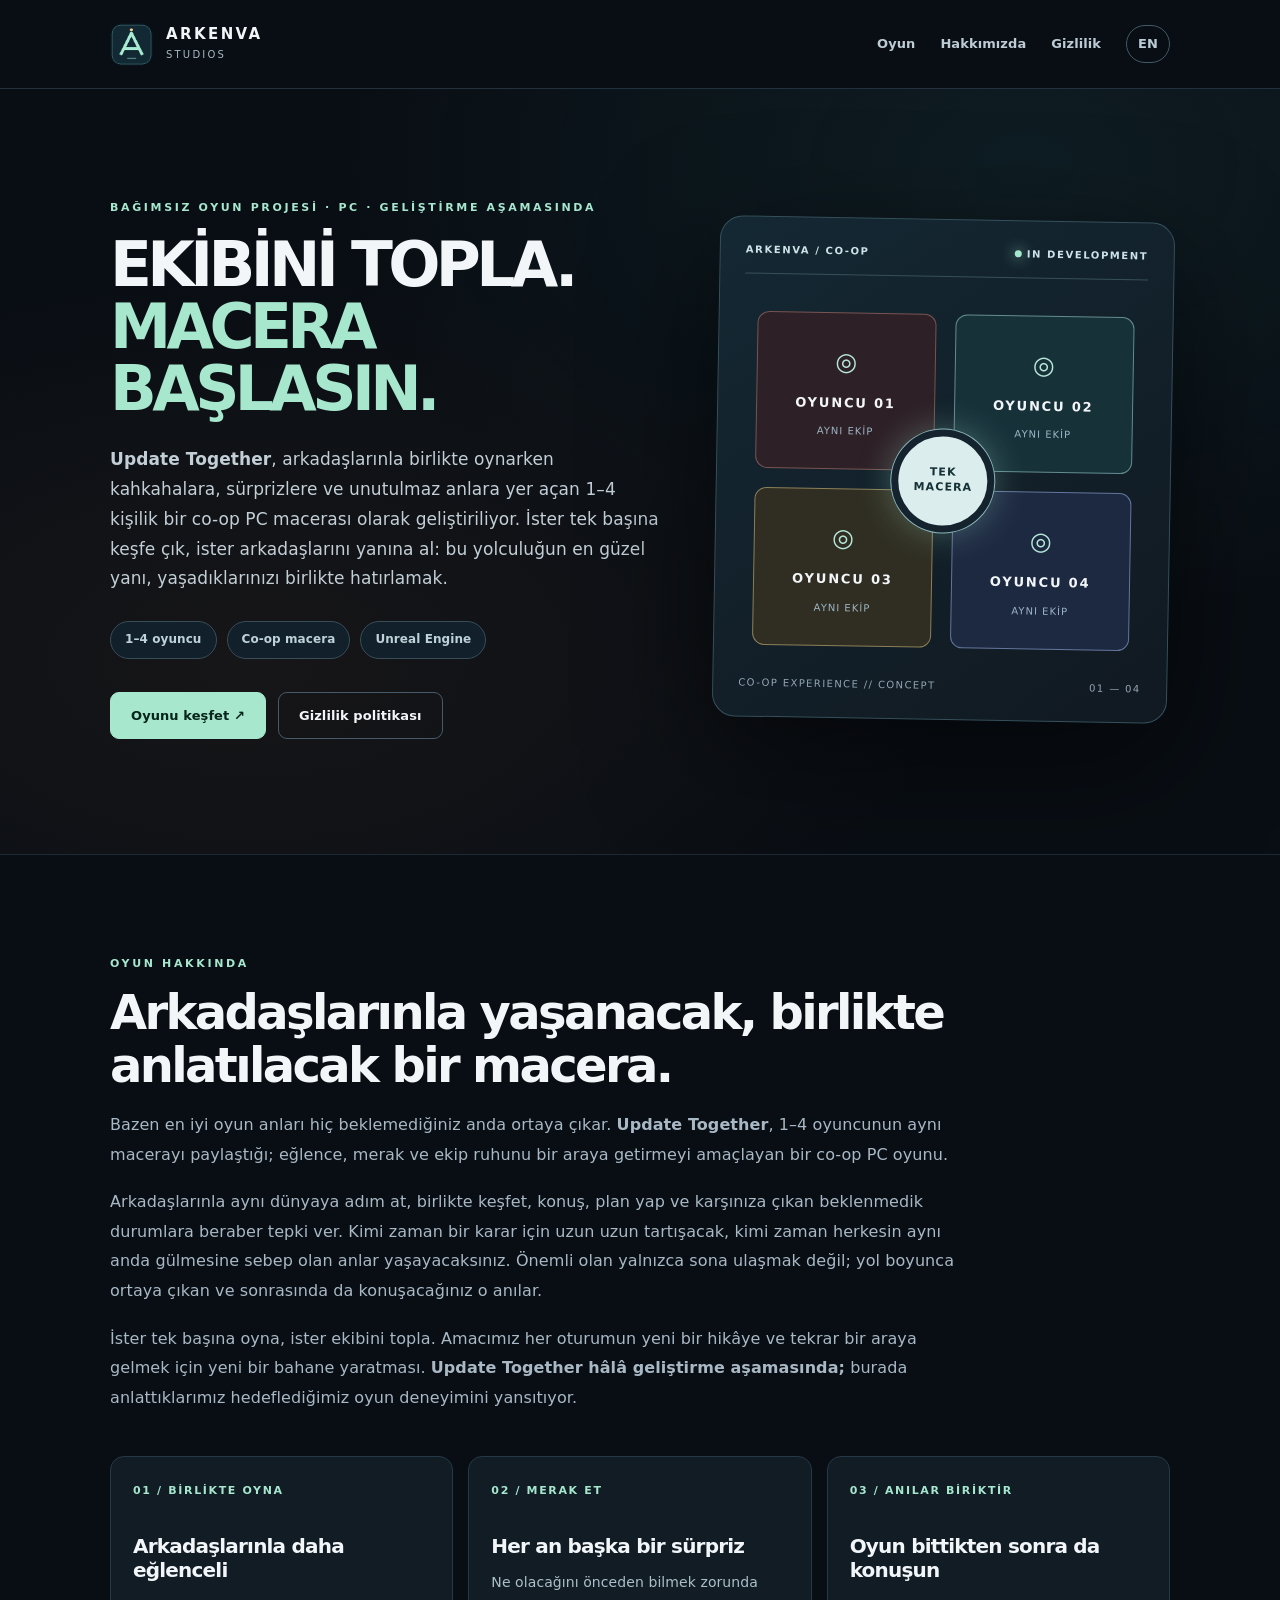
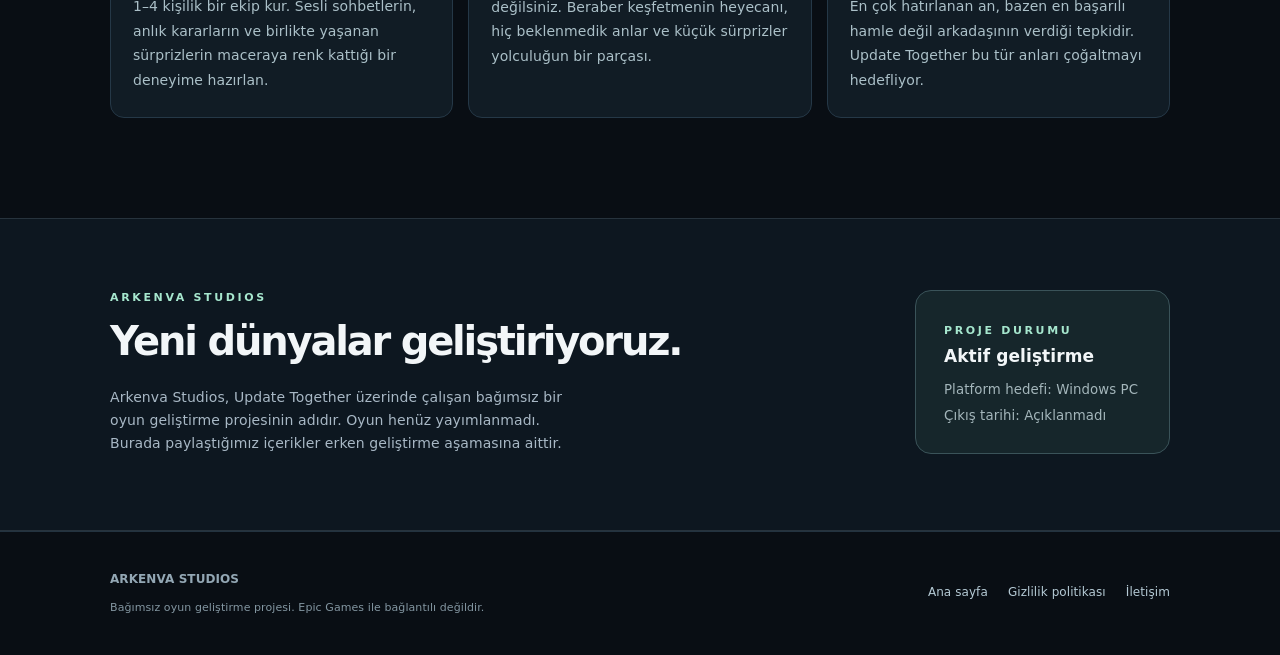
<file: index.html>
<!doctype html>
<html lang="tr"><head><meta charset="utf-8"><meta name="viewport" content="width=device-width, initial-scale=1"><meta name="color-scheme" content="dark"><meta name="theme-color" content="#090e14"><meta name="description" content="Update Together: 1–4 kişilik, arkadaşlarla birlikte oynanması hedeflenen co-op macera oyunu. Arkenva Studios tarafından geliştiriliyor."><meta property="og:title" content="Arkenva Studios — Update Together"><meta property="og:description" content="Arkadaşlarını topla, sürprizlerle dolu bir co-op maceraya hazırlan. 1–4 oyuncu, tek bir ekip."><title>Arkenva Studios — Update Together</title><link rel="icon" type="image/png" href="assets/logo-48.png"><link rel="stylesheet" href="assets/styles.css"><link rel="canonical" href="https://arkenva-studios.github.io/"></head><body>
<header class="site-nav"><div class="wrap nav-wrap"><a class="brand" href="index.html" aria-label="Arkenva Studios ana sayfa"><img src="assets/logo-128.png" alt="Arkenva Studios logosu"><span><span class="brand-name">ARKENVA</span><span class="brand-sub">STUDIOS</span></span></a><nav class="nav-links" aria-label="Ana menü"><a class="hide-mobile" href="#oyun">Oyun</a><a class="hide-mobile" href="#hakkimizda">Hakkımızda</a><a href="privacy.html">Gizlilik</a><a class="language" href="index-en.html" lang="en">EN</a></nav></div></header>
<main><section class="hero"><div class="wrap hero-inner"><div><div class="overline">BAĞIMSIZ OYUN PROJESİ · PC · GELİŞTİRME AŞAMASINDA</div><h1>EKİBİNİ TOPLA.<br><span>MACERA BAŞLASIN.</span></h1><p><b>Update Together</b>, arkadaşlarınla birlikte oynarken kahkahalara, sürprizlere ve unutulmaz anlara yer açan 1–4 kişilik bir co-op PC macerası olarak geliştiriliyor. İster tek başına keşfe çık, ister arkadaşlarını yanına al: bu yolculuğun en güzel yanı, yaşadıklarınızı birlikte hatırlamak.</p><div class="hero-tags"><span class="tag">1–4 oyuncu</span><span class="tag">Co-op macera</span><span class="tag">Unreal Engine</span></div><div class="action-row"><a class="button" href="#oyun">Oyunu keşfet ↗</a><a class="button secondary" href="privacy.html">Gizlilik politikası</a></div></div><div class="map-panel" aria-label="Dört oyuncunun aynı macerada buluşmasını gösteren kavramsal grafik"><div class="map-caption"><span>ARKENVA / CO-OP</span><span><i class="status-dot"></i>IN DEVELOPMENT</span></div><div class="diagram"><div class="wing horror"><span class="shape">◎</span><strong>OYUNCU 01</strong><small>AYNI EKİP</small></div><div class="wing parkour"><span class="shape">◎</span><strong>OYUNCU 02</strong><small>AYNI EKİP</small></div><div class="wing puzzle"><span class="shape">◎</span><strong>OYUNCU 03</strong><small>AYNI EKİP</small></div><div class="wing control"><span class="shape">◎</span><strong>OYUNCU 04</strong><small>AYNI EKİP</small></div><div class="hub">TEK<br>MACERA</div></div><div class="panel-foot"><span>CO-OP EXPERIENCE // CONCEPT</span><span>01 — 04</span></div></div></div></section>
<section class="section wrap" id="oyun"><div class="section-head"><div class="overline">OYUN HAKKINDA</div><h2>Arkadaşlarınla yaşanacak, birlikte anlatılacak bir macera.</h2><p class="section-intro">Bazen en iyi oyun anları hiç beklemediğiniz anda ortaya çıkar. <b>Update Together</b>, 1–4 oyuncunun aynı macerayı paylaştığı; eğlence, merak ve ekip ruhunu bir araya getirmeyi amaçlayan bir co-op PC oyunu.</p><p class="section-intro">Arkadaşlarınla aynı dünyaya adım at, birlikte keşfet, konuş, plan yap ve karşınıza çıkan beklenmedik durumlara beraber tepki ver. Kimi zaman bir karar için uzun uzun tartışacak, kimi zaman herkesin aynı anda gülmesine sebep olan anlar yaşayacaksınız. Önemli olan yalnızca sona ulaşmak değil; yol boyunca ortaya çıkan ve sonrasında da konuşacağınız o anılar.</p><p class="section-intro">İster tek başına oyna, ister ekibini topla. Amacımız her oturumun yeni bir hikâye ve tekrar bir araya gelmek için yeni bir bahane yaratması. <b>Update Together hâlâ geliştirme aşamasında;</b> burada anlattıklarımız hedeflediğimiz oyun deneyimini yansıtıyor.</p></div><div class="feature-grid"><article class="feature"><div class="feature-index">01 / BİRLİKTE OYNA</div><h3>Arkadaşlarınla daha eğlenceli</h3><p>1–4 kişilik bir ekip kur. Sesli sohbetlerin, anlık kararların ve birlikte yaşanan sürprizlerin maceraya renk kattığı bir deneyime hazırlan.</p></article><article class="feature"><div class="feature-index">02 / MERAK ET</div><h3>Her an başka bir sürpriz</h3><p>Ne olacağını önceden bilmek zorunda değilsiniz. Beraber keşfetmenin heyecanı, hiç beklenmedik anlar ve küçük sürprizler yolculuğun bir parçası.</p></article><article class="feature"><div class="feature-index">03 / ANILAR BİRİKTİR</div><h3>Oyun bittikten sonra da konuşun</h3><p>En çok hatırlanan an, bazen en başarılı hamle değil arkadaşının verdiği tepkidir. Update Together bu tür anları çoğaltmayı hedefliyor.</p></article></div></section>
<section class="statement" id="hakkimizda"><div class="wrap layout"><div><div class="overline">ARKENVA STUDIOS</div><h2>Yeni dünyalar geliştiriyoruz.</h2><p>Arkenva Studios, Update Together üzerinde çalışan bağımsız bir oyun geliştirme projesinin adıdır. Oyun henüz yayımlanmadı. Burada paylaştığımız içerikler erken geliştirme aşamasına aittir.</p></div><div class="status-card"><span class="overline">PROJE DURUMU</span><strong>Aktif geliştirme</strong><small>Platform hedefi: Windows PC<br>Çıkış tarihi: Açıklanmadı</small></div></div></section></main>
<footer class="footer"><div class="wrap footer-inner"><div><b>ARKENVA STUDIOS</b><div class="legal">Bağımsız oyun geliştirme projesi. Epic Games ile bağlantılı değildir.</div></div><nav><a href="index.html">Ana sayfa</a><a href="privacy.html">Gizlilik politikası</a><a href="mailto:arkenvastudios.contact@gmail.com">İletişim</a></nav></div></footer></body></html>
</file>
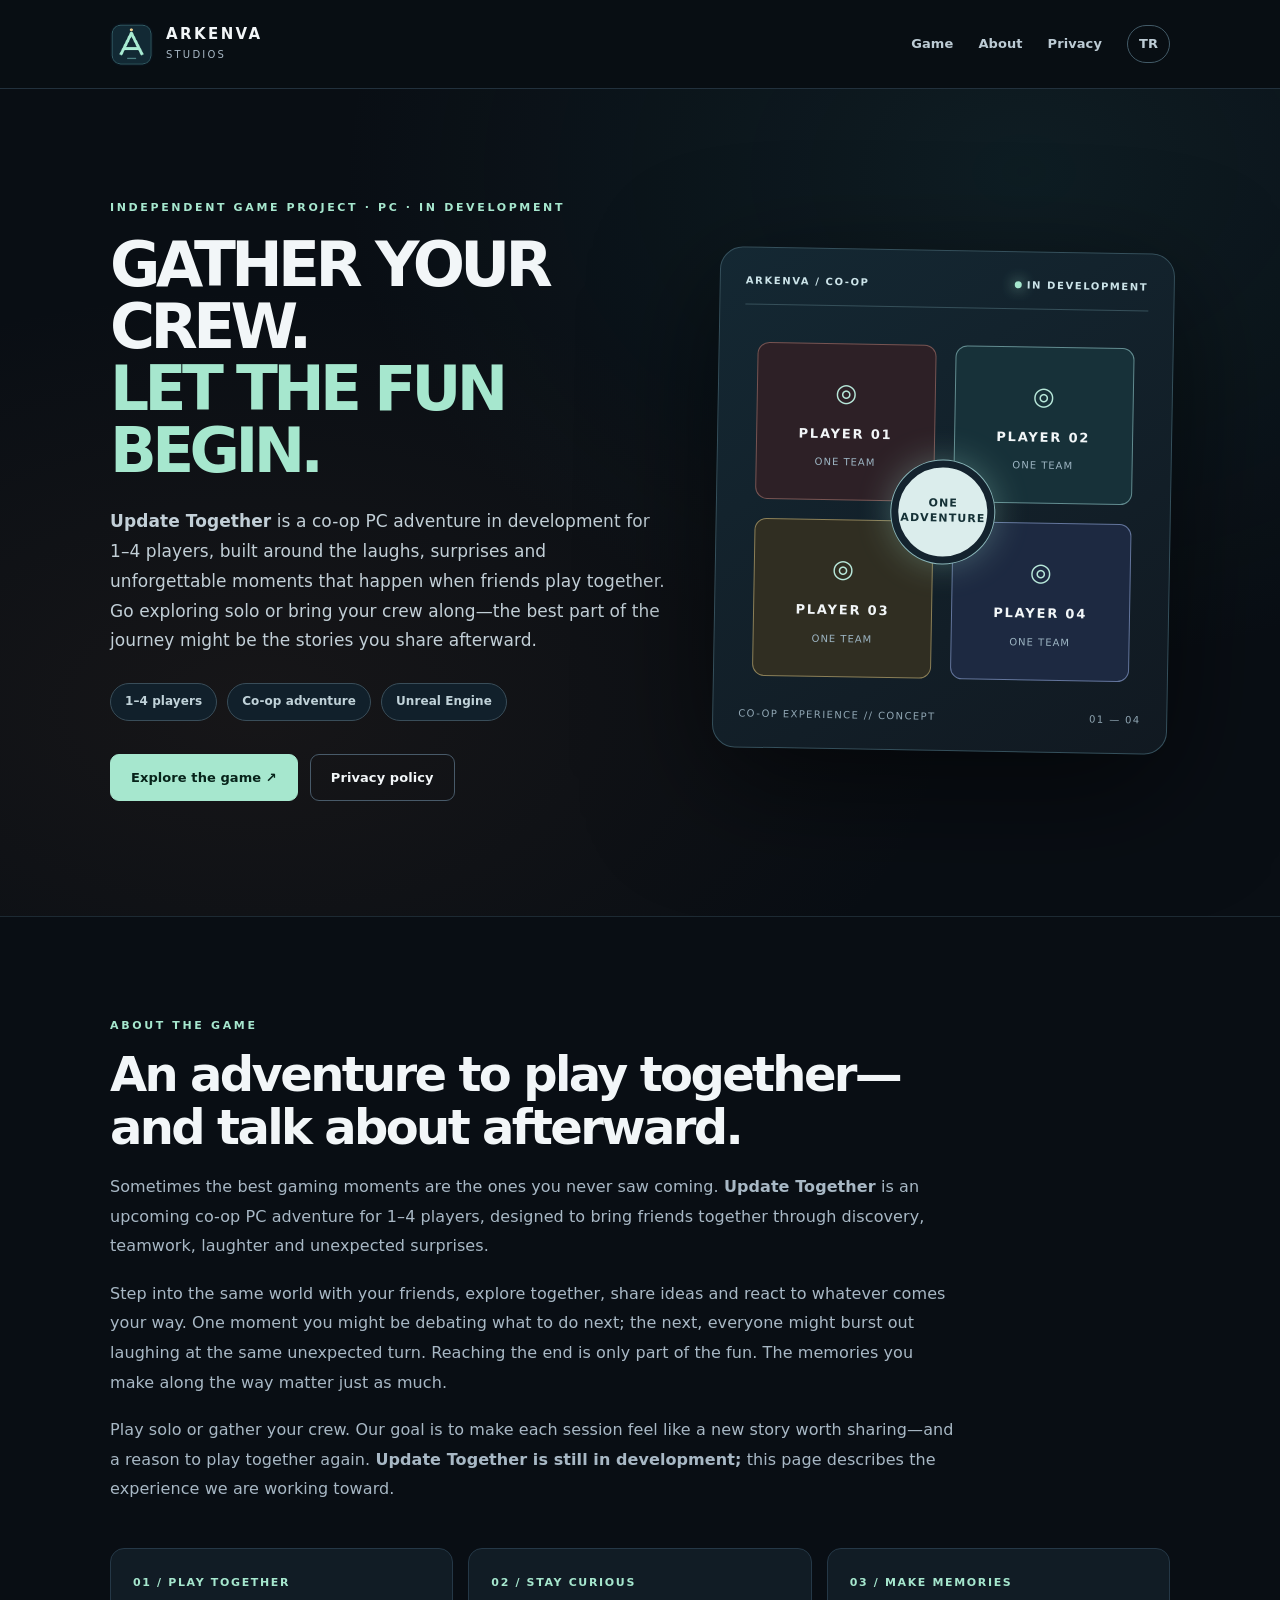
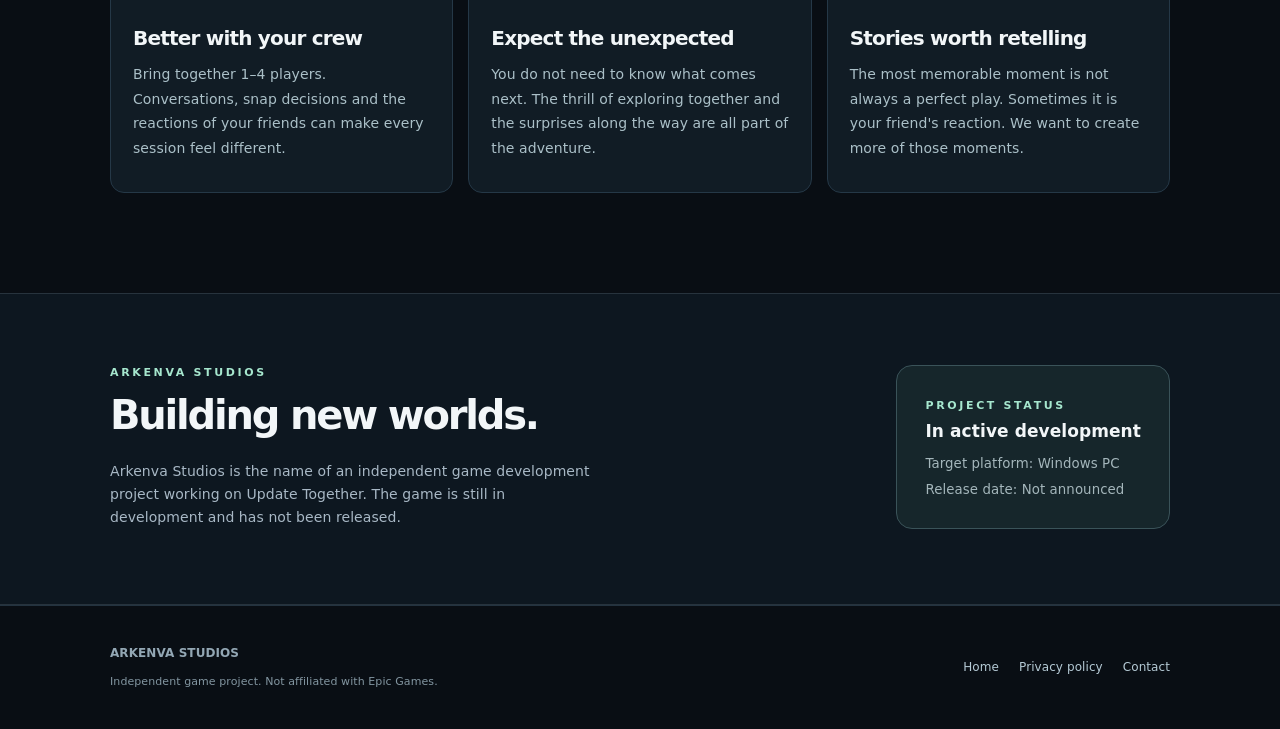
<file: index-en.html>
<!doctype html><html lang="en"><head><meta charset="utf-8"><meta name="viewport" content="width=device-width, initial-scale=1"><meta name="color-scheme" content="dark"><meta name="theme-color" content="#090e14"><meta name="description" content="Update Together is an upcoming co-op PC adventure for 1–4 players, designed for memorable moments with friends. In development at Arkenva Studios."><title>Arkenva Studios — Update Together</title><link rel="icon" type="image/png" href="assets/logo-48.png"><link rel="stylesheet" href="assets/styles.css"><link rel="canonical" href="https://arkenva-studios.github.io/index-en.html"></head><body><header class="site-nav"><div class="wrap nav-wrap"><a class="brand" href="index-en.html"><img src="assets/logo-128.png" alt="Arkenva Studios logo"><span><span class="brand-name">ARKENVA</span><span class="brand-sub">STUDIOS</span></span></a><nav class="nav-links" aria-label="Main menu"><a class="hide-mobile" href="#game">Game</a><a class="hide-mobile" href="#about">About</a><a href="privacy-en.html">Privacy</a><a class="language" href="index.html" lang="tr">TR</a></nav></div></header><main><section class="hero"><div class="wrap hero-inner"><div><div class="overline">INDEPENDENT GAME PROJECT · PC · IN DEVELOPMENT</div><h1>GATHER YOUR CREW.<br><span>LET THE FUN BEGIN.</span></h1><p><b>Update Together</b> is a co-op PC adventure in development for 1–4 players, built around the laughs, surprises and unforgettable moments that happen when friends play together. Go exploring solo or bring your crew along—the best part of the journey might be the stories you share afterward.</p><div class="hero-tags"><span class="tag">1–4 players</span><span class="tag">Co-op adventure</span><span class="tag">Unreal Engine</span></div><div class="action-row"><a class="button" href="#game">Explore the game ↗</a><a class="button secondary" href="privacy-en.html">Privacy policy</a></div></div><div class="map-panel"><div class="map-caption"><span>ARKENVA / CO-OP</span><span><i class="status-dot"></i>IN DEVELOPMENT</span></div><div class="diagram"><div class="wing horror"><span class="shape">◎</span><strong>PLAYER 01</strong><small>ONE TEAM</small></div><div class="wing parkour"><span class="shape">◎</span><strong>PLAYER 02</strong><small>ONE TEAM</small></div><div class="wing puzzle"><span class="shape">◎</span><strong>PLAYER 03</strong><small>ONE TEAM</small></div><div class="wing control"><span class="shape">◎</span><strong>PLAYER 04</strong><small>ONE TEAM</small></div><div class="hub">ONE<br>ADVENTURE</div></div><div class="panel-foot"><span>CO-OP EXPERIENCE // CONCEPT</span><span>01 — 04</span></div></div></div></section><section class="section wrap" id="game"><div class="section-head"><div class="overline">ABOUT THE GAME</div><h2>An adventure to play together—and talk about afterward.</h2><p class="section-intro">Sometimes the best gaming moments are the ones you never saw coming. <b>Update Together</b> is an upcoming co-op PC adventure for 1–4 players, designed to bring friends together through discovery, teamwork, laughter and unexpected surprises.</p><p class="section-intro">Step into the same world with your friends, explore together, share ideas and react to whatever comes your way. One moment you might be debating what to do next; the next, everyone might burst out laughing at the same unexpected turn. Reaching the end is only part of the fun. The memories you make along the way matter just as much.</p><p class="section-intro">Play solo or gather your crew. Our goal is to make each session feel like a new story worth sharing—and a reason to play together again. <b>Update Together is still in development;</b> this page describes the experience we are working toward.</p></div><div class="feature-grid"><article class="feature"><div class="feature-index">01 / PLAY TOGETHER</div><h3>Better with your crew</h3><p>Bring together 1–4 players. Conversations, snap decisions and the reactions of your friends can make every session feel different.</p></article><article class="feature"><div class="feature-index">02 / STAY CURIOUS</div><h3>Expect the unexpected</h3><p>You do not need to know what comes next. The thrill of exploring together and the surprises along the way are all part of the adventure.</p></article><article class="feature"><div class="feature-index">03 / MAKE MEMORIES</div><h3>Stories worth retelling</h3><p>The most memorable moment is not always a perfect play. Sometimes it is your friend's reaction. We want to create more of those moments.</p></article></div></section>
<section class="statement" id="about"><div class="wrap layout"><div><div class="overline">ARKENVA STUDIOS</div><h2>Building new worlds.</h2><p>Arkenva Studios is the name of an independent game development project working on Update Together. The game is still in development and has not been released.</p></div><div class="status-card"><span class="overline">PROJECT STATUS</span><strong>In active development</strong><small>Target platform: Windows PC<br>Release date: Not announced</small></div></div></section></main><footer class="footer"><div class="wrap footer-inner"><div><b>ARKENVA STUDIOS</b><div class="legal">Independent game project. Not affiliated with Epic Games.</div></div><nav><a href="index-en.html">Home</a><a href="privacy-en.html">Privacy policy</a><a href="mailto:arkenvastudios.contact@gmail.com">Contact</a></nav></div></footer></body></html>
</file>
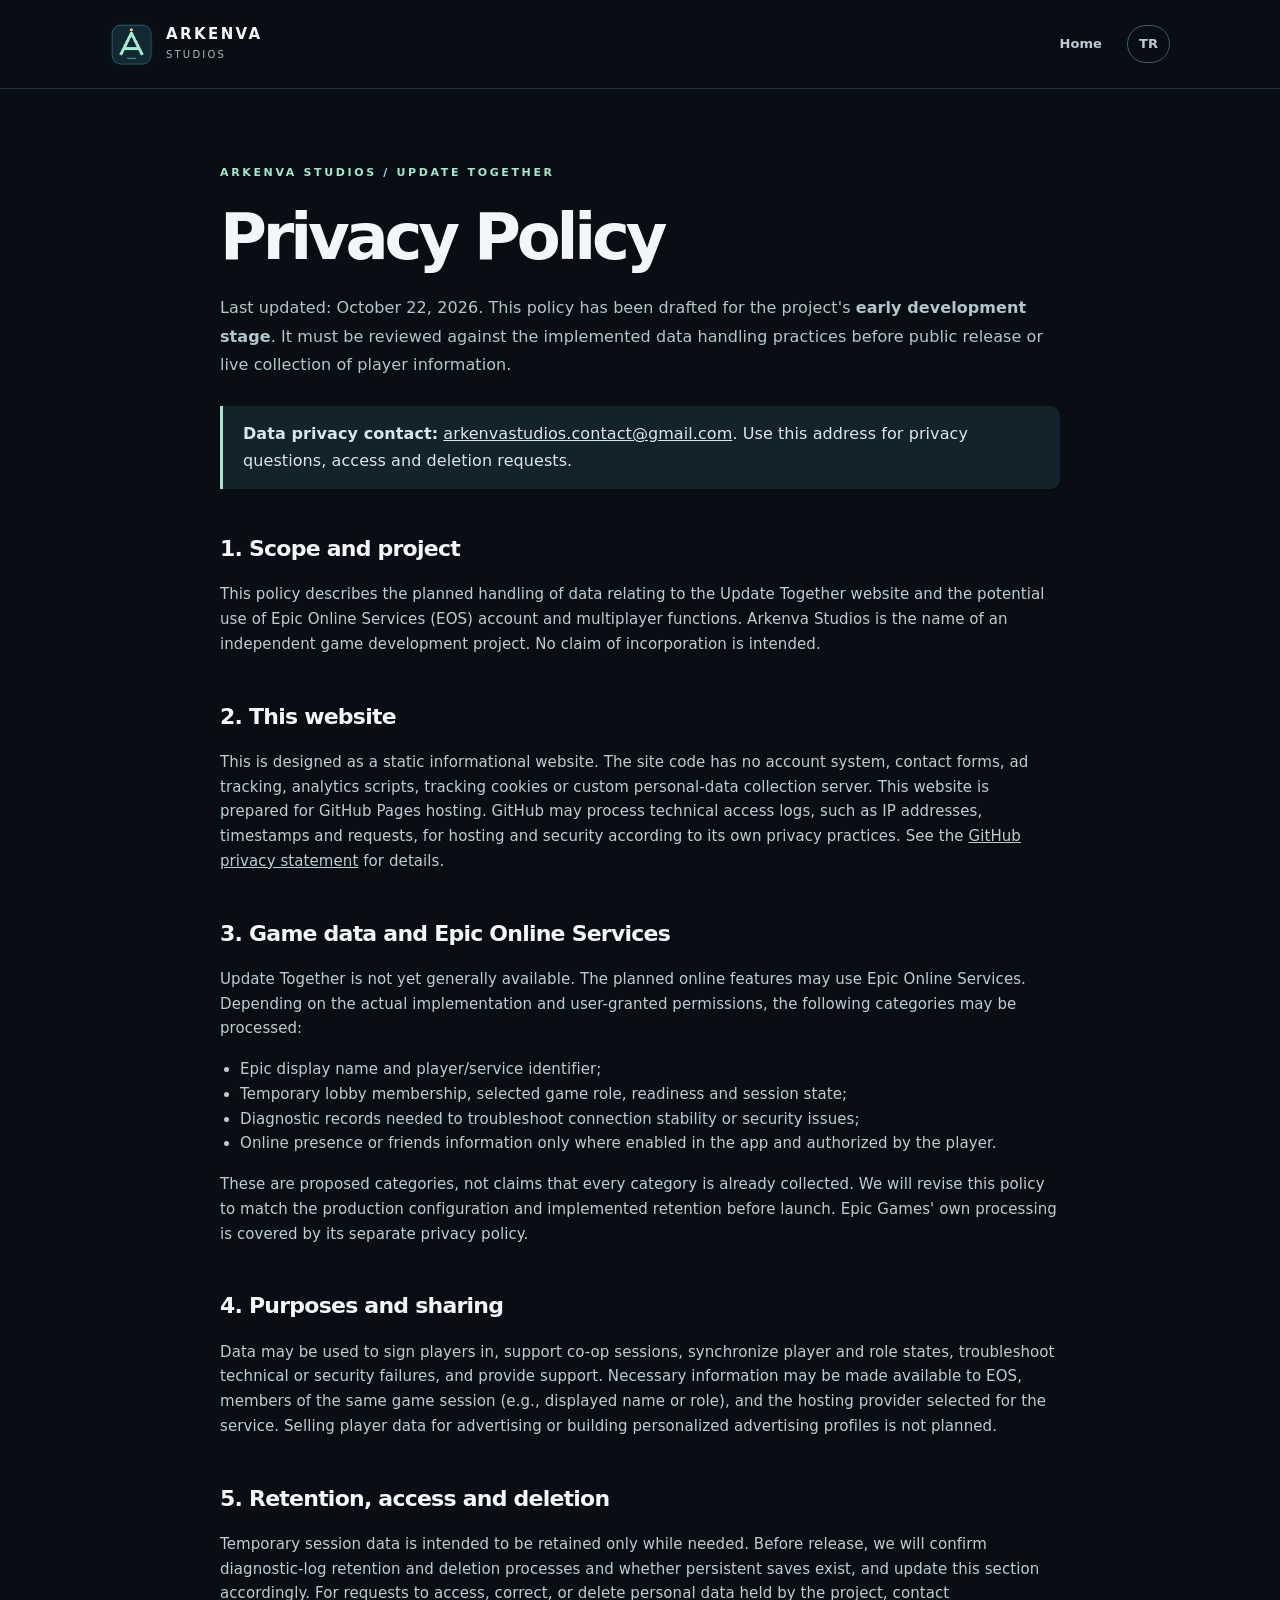
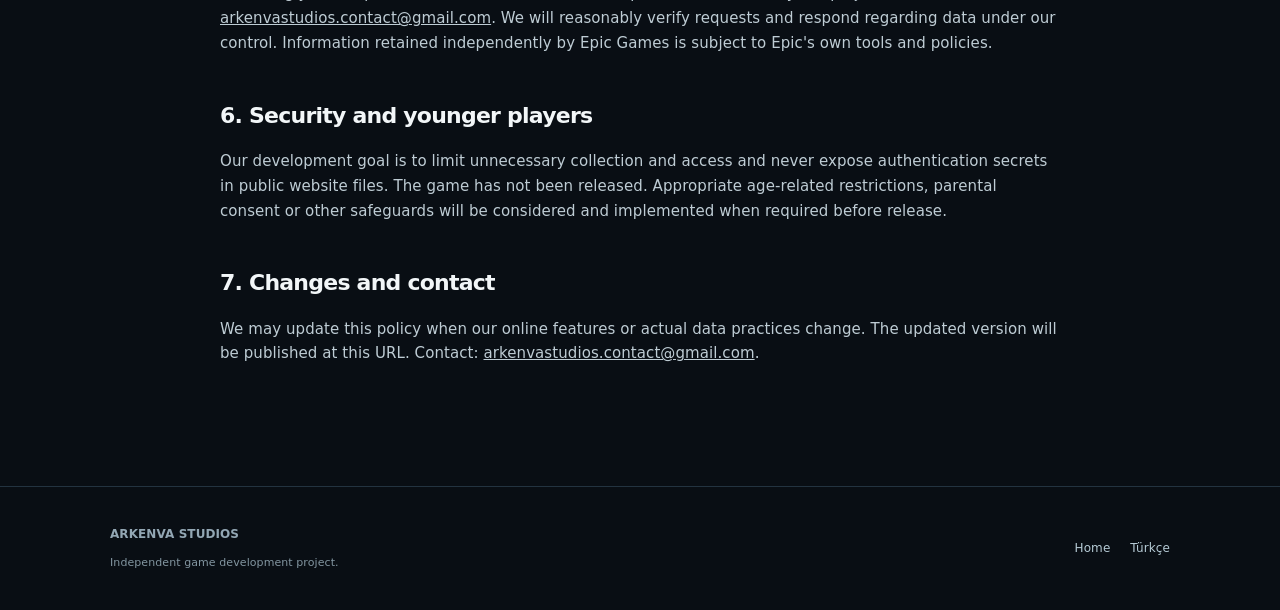
<file: privacy-en.html>
<!doctype html><html lang="en"><head><meta charset="utf-8"><meta name="viewport" content="width=device-width, initial-scale=1"><meta name="theme-color" content="#090e14"><title>Privacy Policy — Arkenva Studios</title><meta name="description" content="Privacy policy for Arkenva Studios and Update Together."><link rel="icon" type="image/png" href="assets/logo-48.png"><link rel="stylesheet" href="assets/styles.css"><link rel="canonical" href="https://arkenva-studios.github.io/privacy-en.html"></head><body><header class="site-nav"><div class="wrap nav-wrap"><a class="brand" href="index-en.html"><img src="assets/logo-128.png" alt="Arkenva Studios logo"><span><span class="brand-name">ARKENVA</span><span class="brand-sub">STUDIOS</span></span></a><nav class="nav-links"><a href="index-en.html">Home</a><a class="language" href="privacy.html" lang="tr">TR</a></nav></div></header><main class="wrap text-page"><div class="overline">ARKENVA STUDIOS / UPDATE TOGETHER</div><h1>Privacy Policy</h1><p class="lead">Last updated: October 22, 2026. This policy has been drafted for the project's <b>early development stage</b>. It must be reviewed against the implemented data handling practices before public release or live collection of player information.</p><div class="callout"><b>Data privacy contact:</b> <a href="mailto:arkenvastudios.contact@gmail.com">arkenvastudios.contact@gmail.com</a>. Use this address for privacy questions, access and deletion requests.</div>
<h2>1. Scope and project</h2><p>This policy describes the planned handling of data relating to the Update Together website and the potential use of Epic Online Services (EOS) account and multiplayer functions. Arkenva Studios is the name of an independent game development project. No claim of incorporation is intended.</p>
<h2>2. This website</h2><p>This is designed as a static informational website. The site code has no account system, contact forms, ad tracking, analytics scripts, tracking cookies or custom personal-data collection server. This website is prepared for GitHub Pages hosting. GitHub may process technical access logs, such as IP addresses, timestamps and requests, for hosting and security according to its own privacy practices. See the <a href="https://docs.github.com/en/site-policy/privacy-policies/github-general-privacy-statement">GitHub privacy statement</a> for details.</p>
<h2>3. Game data and Epic Online Services</h2><p>Update Together is not yet generally available. The planned online features may use Epic Online Services. Depending on the actual implementation and user-granted permissions, the following categories may be processed:</p><ul><li>Epic display name and player/service identifier;</li><li>Temporary lobby membership, selected game role, readiness and session state;</li><li>Diagnostic records needed to troubleshoot connection stability or security issues;</li><li>Online presence or friends information only where enabled in the app and authorized by the player.</li></ul><p>These are proposed categories, not claims that every category is already collected. We will revise this policy to match the production configuration and implemented retention before launch. Epic Games' own processing is covered by its separate privacy policy.</p>
<h2>4. Purposes and sharing</h2><p>Data may be used to sign players in, support co-op sessions, synchronize player and role states, troubleshoot technical or security failures, and provide support. Necessary information may be made available to EOS, members of the same game session (e.g., displayed name or role), and the hosting provider selected for the service. Selling player data for advertising or building personalized advertising profiles is not planned.</p>
<h2>5. Retention, access and deletion</h2><p>Temporary session data is intended to be retained only while needed. Before release, we will confirm diagnostic-log retention and deletion processes and whether persistent saves exist, and update this section accordingly. For requests to access, correct, or delete personal data held by the project, contact <a href="mailto:arkenvastudios.contact@gmail.com">arkenvastudios.contact@gmail.com</a>. We will reasonably verify requests and respond regarding data under our control. Information retained independently by Epic Games is subject to Epic's own tools and policies.</p>
<h2>6. Security and younger players</h2><p>Our development goal is to limit unnecessary collection and access and never expose authentication secrets in public website files. The game has not been released. Appropriate age-related restrictions, parental consent or other safeguards will be considered and implemented when required before release.</p>
<h2>7. Changes and contact</h2><p>We may update this policy when our online features or actual data practices change. The updated version will be published at this URL. Contact: <a href="mailto:arkenvastudios.contact@gmail.com">arkenvastudios.contact@gmail.com</a>.</p></main><footer class="footer"><div class="wrap footer-inner"><div><b>ARKENVA STUDIOS</b><div class="legal">Independent game development project.</div></div><nav><a href="index-en.html">Home</a><a href="privacy.html">Türkçe</a></nav></div></footer></body></html>
</file>
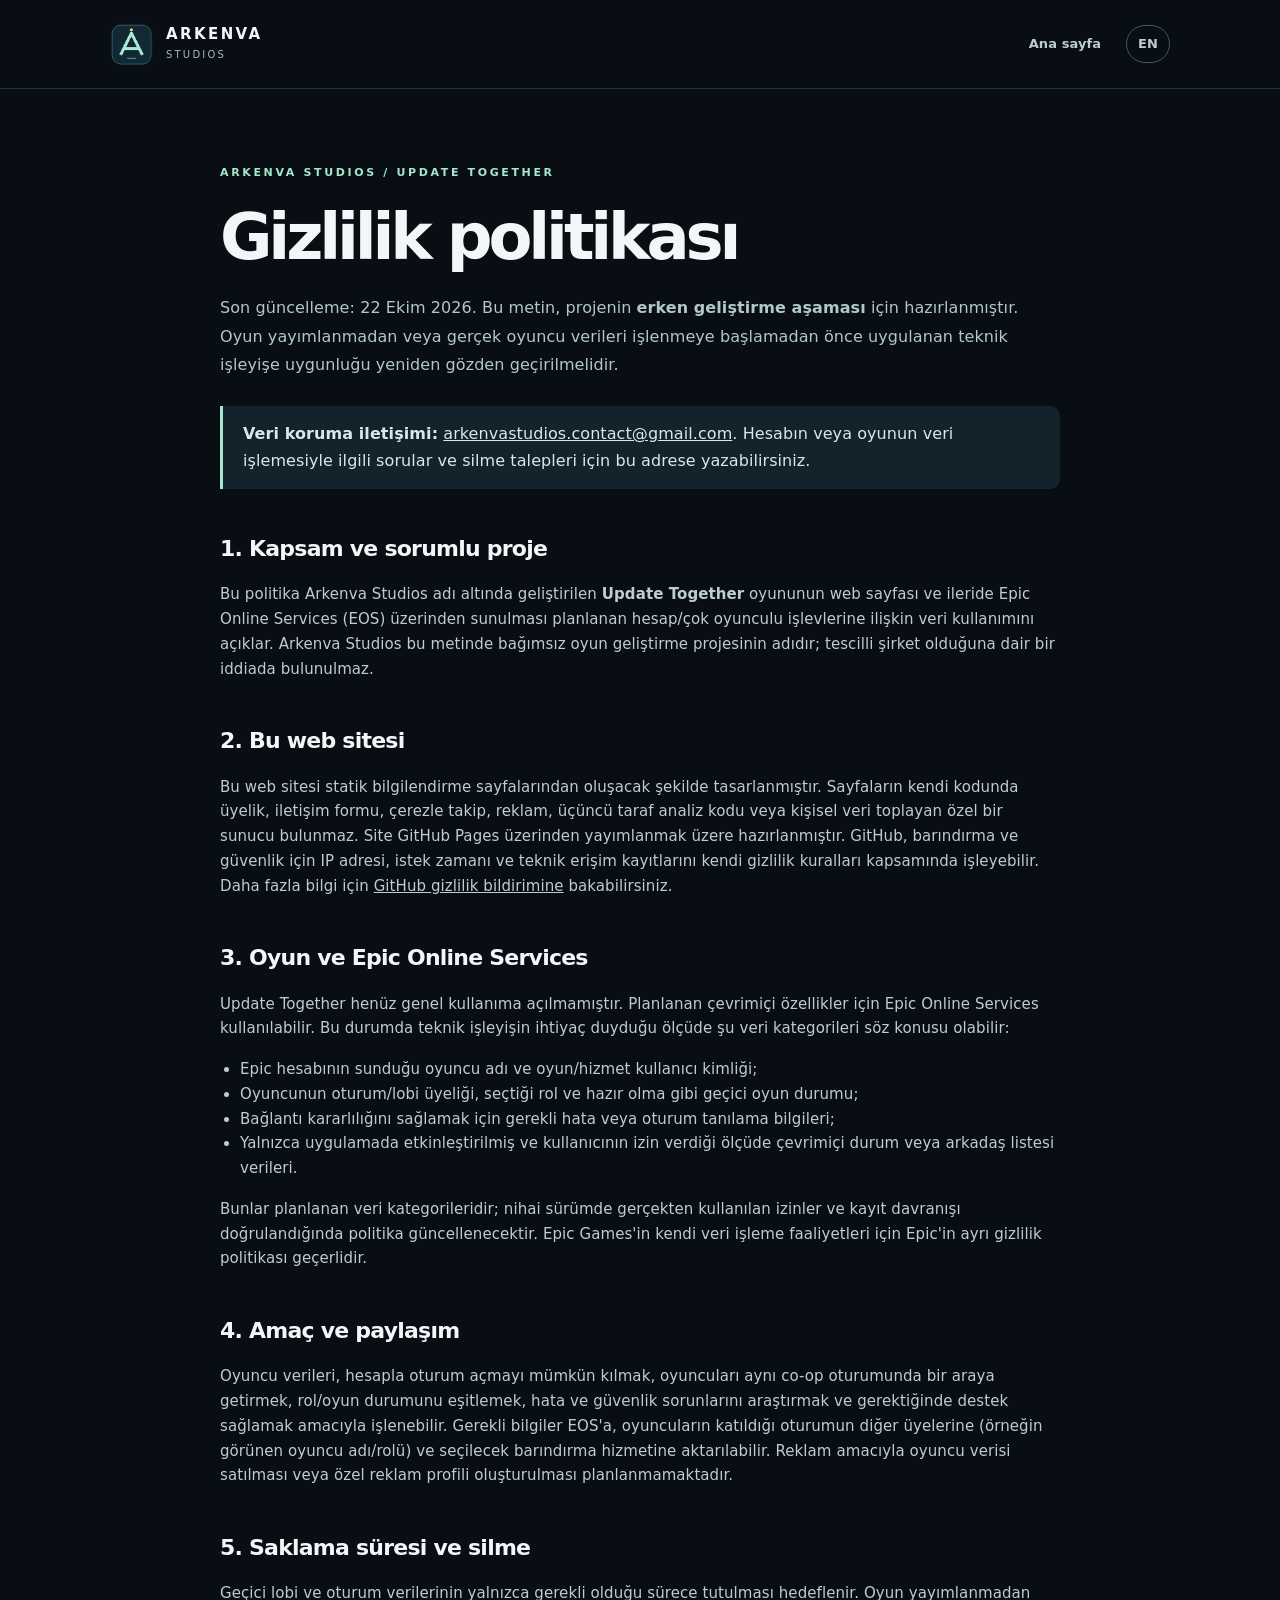
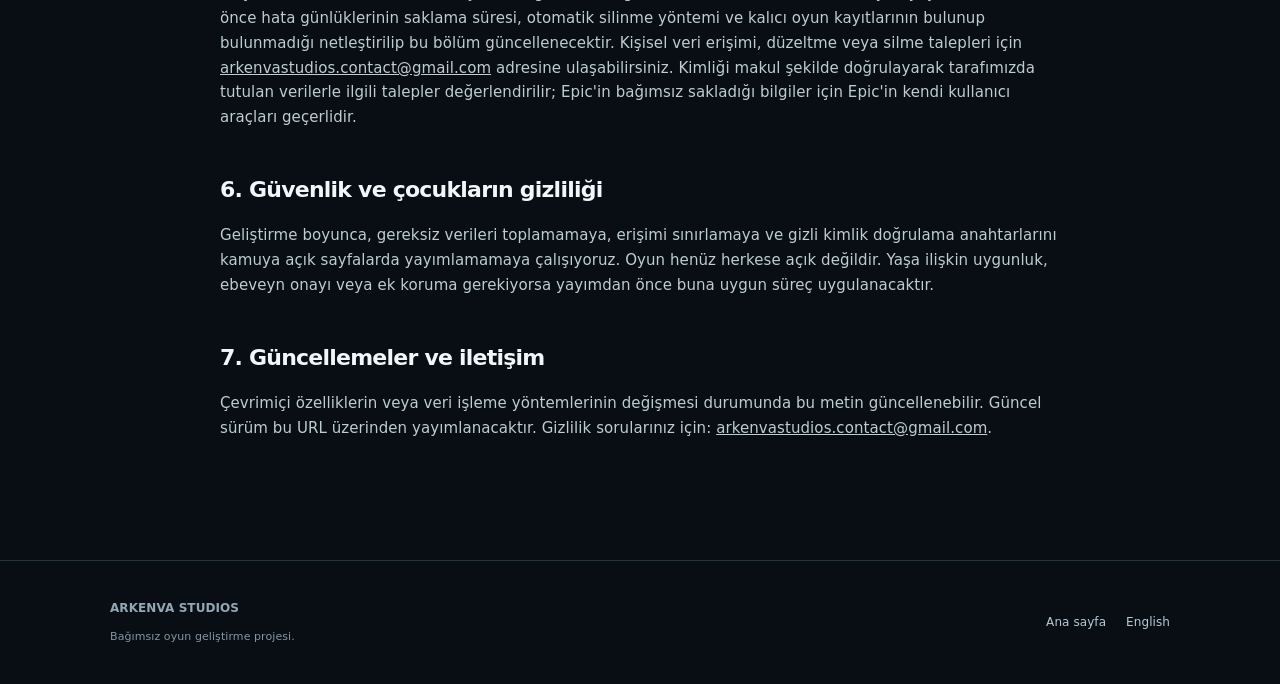
<file: privacy.html>
<!doctype html><html lang="tr"><head><meta charset="utf-8"><meta name="viewport" content="width=device-width, initial-scale=1"><meta name="theme-color" content="#090e14"><title>Gizlilik Politikası — Arkenva Studios</title><meta name="description" content="Arkenva Studios ve Update Together için gizlilik politikası."><link rel="icon" type="image/png" href="assets/logo-48.png"><link rel="stylesheet" href="assets/styles.css"><link rel="canonical" href="https://arkenva-studios.github.io/privacy.html"></head><body><header class="site-nav"><div class="wrap nav-wrap"><a class="brand" href="index.html"><img src="assets/logo-128.png" alt="Arkenva Studios logosu"><span><span class="brand-name">ARKENVA</span><span class="brand-sub">STUDIOS</span></span></a><nav class="nav-links"><a href="index.html">Ana sayfa</a><a href="privacy-en.html" class="language" lang="en">EN</a></nav></div></header><main class="wrap text-page"><div class="overline">ARKENVA STUDIOS / UPDATE TOGETHER</div><h1>Gizlilik politikası</h1><p class="lead">Son güncelleme: 22 Ekim 2026. Bu metin, projenin <b>erken geliştirme aşaması</b> için hazırlanmıştır. Oyun yayımlanmadan veya gerçek oyuncu verileri işlenmeye başlamadan önce uygulanan teknik işleyişe uygunluğu yeniden gözden geçirilmelidir.</p><div class="callout"><b>Veri koruma iletişimi:</b> <a href="mailto:arkenvastudios.contact@gmail.com">arkenvastudios.contact@gmail.com</a>. Hesabın veya oyunun veri işlemesiyle ilgili sorular ve silme talepleri için bu adrese yazabilirsiniz.</div>
<h2>1. Kapsam ve sorumlu proje</h2><p>Bu politika Arkenva Studios adı altında geliştirilen <b>Update Together</b> oyununun web sayfası ve ileride Epic Online Services (EOS) üzerinden sunulması planlanan hesap/çok oyunculu işlevlerine ilişkin veri kullanımını açıklar. Arkenva Studios bu metinde bağımsız oyun geliştirme projesinin adıdır; tescilli şirket olduğuna dair bir iddiada bulunulmaz.</p>
<h2>2. Bu web sitesi</h2><p>Bu web sitesi statik bilgilendirme sayfalarından oluşacak şekilde tasarlanmıştır. Sayfaların kendi kodunda üyelik, iletişim formu, çerezle takip, reklam, üçüncü taraf analiz kodu veya kişisel veri toplayan özel bir sunucu bulunmaz. Site GitHub Pages üzerinden yayımlanmak üzere hazırlanmıştır. GitHub, barındırma ve güvenlik için IP adresi, istek zamanı ve teknik erişim kayıtlarını kendi gizlilik kuralları kapsamında işleyebilir. Daha fazla bilgi için <a href="https://docs.github.com/en/site-policy/privacy-policies/github-general-privacy-statement">GitHub gizlilik bildirimine</a> bakabilirsiniz.</p>
<h2>3. Oyun ve Epic Online Services</h2><p>Update Together henüz genel kullanıma açılmamıştır. Planlanan çevrimiçi özellikler için Epic Online Services kullanılabilir. Bu durumda teknik işleyişin ihtiyaç duyduğu ölçüde şu veri kategorileri söz konusu olabilir:</p><ul><li>Epic hesabının sunduğu oyuncu adı ve oyun/hizmet kullanıcı kimliği;</li><li>Oyuncunun oturum/lobi üyeliği, seçtiği rol ve hazır olma gibi geçici oyun durumu;</li><li>Bağlantı kararlılığını sağlamak için gerekli hata veya oturum tanılama bilgileri;</li><li>Yalnızca uygulamada etkinleştirilmiş ve kullanıcının izin verdiği ölçüde çevrimiçi durum veya arkadaş listesi verileri.</li></ul><p>Bunlar planlanan veri kategorileridir; nihai sürümde gerçekten kullanılan izinler ve kayıt davranışı doğrulandığında politika güncellenecektir. Epic Games'in kendi veri işleme faaliyetleri için Epic'in ayrı gizlilik politikası geçerlidir.</p>
<h2>4. Amaç ve paylaşım</h2><p>Oyuncu verileri, hesapla oturum açmayı mümkün kılmak, oyuncuları aynı co-op oturumunda bir araya getirmek, rol/oyun durumunu eşitlemek, hata ve güvenlik sorunlarını araştırmak ve gerektiğinde destek sağlamak amacıyla işlenebilir. Gerekli bilgiler EOS'a, oyuncuların katıldığı oturumun diğer üyelerine (örneğin görünen oyuncu adı/rolü) ve seçilecek barındırma hizmetine aktarılabilir. Reklam amacıyla oyuncu verisi satılması veya özel reklam profili oluşturulması planlanmamaktadır.</p>
<h2>5. Saklama süresi ve silme</h2><p>Geçici lobi ve oturum verilerinin yalnızca gerekli olduğu sürece tutulması hedeflenir. Oyun yayımlanmadan önce hata günlüklerinin saklama süresi, otomatik silinme yöntemi ve kalıcı oyun kayıtlarının bulunup bulunmadığı netleştirilip bu bölüm güncellenecektir. Kişisel veri erişimi, düzeltme veya silme talepleri için <a href="mailto:arkenvastudios.contact@gmail.com">arkenvastudios.contact@gmail.com</a> adresine ulaşabilirsiniz. Kimliği makul şekilde doğrulayarak tarafımızda tutulan verilerle ilgili talepler değerlendirilir; Epic'in bağımsız sakladığı bilgiler için Epic'in kendi kullanıcı araçları geçerlidir.</p>
<h2>6. Güvenlik ve çocukların gizliliği</h2><p>Geliştirme boyunca, gereksiz verileri toplamamaya, erişimi sınırlamaya ve gizli kimlik doğrulama anahtarlarını kamuya açık sayfalarda yayımlamamaya çalışıyoruz. Oyun henüz herkese açık değildir. Yaşa ilişkin uygunluk, ebeveyn onayı veya ek koruma gerekiyorsa yayımdan önce buna uygun süreç uygulanacaktır.</p>
<h2>7. Güncellemeler ve iletişim</h2><p>Çevrimiçi özelliklerin veya veri işleme yöntemlerinin değişmesi durumunda bu metin güncellenebilir. Güncel sürüm bu URL üzerinden yayımlanacaktır. Gizlilik sorularınız için: <a href="mailto:arkenvastudios.contact@gmail.com">arkenvastudios.contact@gmail.com</a>.</p></main><footer class="footer"><div class="wrap footer-inner"><div><b>ARKENVA STUDIOS</b><div class="legal">Bağımsız oyun geliştirme projesi.</div></div><nav><a href="index.html">Ana sayfa</a><a href="privacy-en.html">English</a></nav></div></footer></body></html>
</file>
<file: assets/styles.css>
:root{--bg:#090e14;--surface:#111c27;--surface2:#15232f;--line:#293846;--text:#f2f6f8;--muted:#a8b8c5;--accent:#a6e7ce;--warm:#e8c28a;--blue:#8cbdd8;--max:1120px;color-scheme:dark}
*{box-sizing:border-box}html{scroll-behavior:smooth}body{margin:0;background:var(--bg);color:var(--text);font:16px/1.65 system-ui,-apple-system,'Segoe UI',sans-serif;letter-spacing:.005em}a{color:inherit}a:focus-visible,button:focus-visible{outline:3px solid var(--accent);outline-offset:4px}img{max-width:100%;display:block}button{font:inherit}.wrap{max-width:var(--max);margin:0 auto;padding:0 30px}.notice{background:#392915;color:#ffdfac;text-align:center;padding:9px 22px;font-size:13px}.notice b{font-weight:800}.site-nav{border-bottom:1px solid #22313d;background:rgba(9,14,20,.95)}.nav-wrap{display:flex;justify-content:space-between;align-items:center;min-height:88px;gap:20px}.brand{display:flex;align-items:center;gap:13px;text-decoration:none}.brand img{height:43px;width:43px;border-radius:12px}.brand-name{display:block;line-height:1;font-size:15px;letter-spacing:.16em;font-weight:800}.brand-sub{display:block;line-height:1.2;margin-top:7px;font-size:10px;color:var(--muted);letter-spacing:.22em}.nav-links{display:flex;gap:25px;align-items:center}.nav-links a{text-decoration:none;color:#bccbd4;font-size:13px;font-weight:600}.nav-links a:hover{color:var(--accent)}.language{border:1px solid #425a67;border-radius:40px;padding:7px 11px!important;white-space:nowrap}.overline{font-size:11px;letter-spacing:.24em;text-transform:uppercase;font-weight:800;color:var(--accent)}.hero{position:relative;overflow:hidden;border-bottom:1px solid #1d2a33;background:radial-gradient(ellipse at 80% 10%,rgba(38,96,103,.18),transparent 47%),radial-gradient(ellipse at 20% 75%,rgba(121,79,53,.12),transparent 48%)}.hero-inner{display:grid;grid-template-columns:1.1fr .9fr;gap:50px;align-items:center;padding-top:110px;padding-bottom:115px;min-height:660px}.hero h1{font-size:clamp(42px,4.8vw,69px);line-height:1.01;letter-spacing:-.075em;font-weight:830;margin:17px 0 25px}.hero h1 span{color:var(--accent)}.hero p{color:#c2cfd7;max-width:580px;line-height:1.75;font-size:17px}.hero-tags{display:flex;gap:10px;flex-wrap:wrap;margin-top:27px}.tag{font-size:12px;font-weight:700;color:#c0d2d9;border:1px solid #394d59;border-radius:99px;padding:8px 14px;background:#11202b}.action-row{display:flex;gap:12px;align-items:center;margin-top:33px;flex-wrap:wrap}.button{display:inline-flex;align-items:center;justify-content:center;text-decoration:none;padding:12px 20px;border-radius:9px;font-weight:800;font-size:13px;border:1px solid var(--accent);color:#07231a;background:var(--accent)}.button.secondary{background:transparent;color:var(--text);border:1px solid #485a69}.button:hover{filter:brightness(1.1)}.map-panel{background:linear-gradient(145deg,#142833,#111921);border:1px solid #35505c;border-radius:23px;padding:25px;box-shadow:0 35px 120px #0008;transform:rotate(1deg);position:relative}.map-caption{display:flex;justify-content:space-between;align-items:center;gap:10px;border-bottom:1px solid #36505a;padding-bottom:14px;margin-bottom:24px;text-transform:uppercase;letter-spacing:.16em;font-weight:800;font-size:10px;color:#cce4e9}.status-dot{width:7px;height:7px;border-radius:100%;background:var(--accent);display:inline-block;box-shadow:0 0 14px var(--accent);margin-right:5px}.diagram{height:360px;position:relative;display:grid;grid-template-columns:1fr 1fr;gap:19px;padding:13px}.wing{border:1px solid #426575;background:#102530;border-radius:12px;display:flex;flex-direction:column;justify-content:center;align-items:center;gap:10px;text-align:center;min-height:135px;position:relative}.wing strong{font-size:13px;text-transform:uppercase;letter-spacing:.14em}.wing small{font-size:10px;color:#9db5c3;letter-spacing:.1em}.wing .shape{font-size:25px;font-family:system-ui;color:#b7e7d9}.wing.horror{border-color:#775452;background:#2d2026}.wing.parkour{border-color:#628c90;background:#173139}.wing.puzzle{border-color:#8b7f57;background:#302e22}.wing.control{border-color:#63759c;background:#1d2941}.hub{position:absolute;left:50%;top:50%;transform:translate(-50%,-50%);border:7px solid #14232e;border-radius:100%;background:#dbedec;color:#153136;width:103px;height:103px;display:flex;align-items:center;justify-content:center;text-align:center;box-shadow:0 0 0 1px #8ab6b9,0 0 35px #a4e1cf55;font-size:11px;line-height:1.35;letter-spacing:.1em;font-weight:900}.panel-foot{color:#91a7b4;display:flex;justify-content:space-between;font-size:10px;text-transform:uppercase;letter-spacing:.14em;margin-top:17px}.section{padding-top:100px;padding-bottom:100px}.section-head{max-width:860px}.section h2{font-size:clamp(32px,4vw,48px);letter-spacing:-.055em;line-height:1.1;margin:13px 0 18px}.section-intro{max-width:850px;color:var(--muted);font-size:16px;line-height:1.85;margin:18px 0}.feature-grid{display:grid;grid-template-columns:repeat(3,1fr);gap:15px;margin-top:44px}.feature{min-height:245px;background:#111c25;border:1px solid #253847;border-radius:14px;padding:25px 22px}.feature-index{font-size:11px;font-weight:800;letter-spacing:.15em;color:var(--accent)}.feature h3{font-size:20px;letter-spacing:-.04em;line-height:1.2;margin:34px 0 12px}.feature p{font-size:14px;line-height:1.75;color:#abc0c8;margin:0}.statement{padding-top:70px;padding-bottom:75px;border-top:1px solid #27333d;border-bottom:1px solid #27333d;background:#0d1720}.statement .layout{display:flex;gap:32px;align-items:center;justify-content:space-between}.statement h2{margin:0;font-size:clamp(27px,3.4vw,40px);letter-spacing:-.055em}.statement p{max-width:480px;color:var(--muted);margin:12px 0 0;font-size:14px}.status-card{border:1px solid #3a5359;border-radius:16px;padding:25px 28px;min-width:255px;background:#16262b}.status-card strong{display:block;font-size:17px;margin-bottom:5px}.status-card small{color:#a4b6bb}.text-page{padding-top:75px;padding-bottom:105px;max-width:900px}.text-page h1{font-size:clamp(40px,5vw,64px);letter-spacing:-.065em;line-height:1.12;margin:20px 0}.text-page .lead{font-size:16px;color:#b2c6ce;line-height:1.8}.text-page h2{font-size:22px;letter-spacing:-.035em;margin:42px 0 12px}.text-page p,.text-page li{color:#beccd4;font-size:15px}.text-page ul{padding-left:20px}.callout{border-left:3px solid var(--accent);background:#14232b;padding:15px 20px;margin:26px 0;border-radius:0 10px 10px 0;color:#d5e8ec}.footer{border-top:1px solid #233340;padding:38px 0;color:#93a7b4;font-size:12px}.footer-inner{display:flex;justify-content:space-between;gap:22px;align-items:center}.footer a{color:#b5cad5;text-decoration:none}.footer nav{display:flex;gap:20px;flex-wrap:wrap}.legal{font-size:11px;color:#8396a1;margin-top:9px}.muted{color:var(--muted)}
@media(max-width:890px){.hero-inner{grid-template-columns:1fr;padding-top:74px;gap:40px}.map-panel{max-width:520px;transform:none}.feature-grid{grid-template-columns:repeat(2,1fr)}.statement .layout{align-items:stretch;flex-direction:column}.status-card{min-width:0;max-width:350px}}@media(max-width:550px){.wrap{padding:0 19px}.nav-wrap{min-height:75px}.brand-name{font-size:12px}.nav-links{gap:12px}.nav-links a{font-size:11px}.nav-links .hide-mobile{display:none}.hero-inner{padding-top:56px;padding-bottom:60px}.hero h1{font-size:49px}.hero p{font-size:15px}.diagram{height:305px;gap:11px;padding:4px}.map-panel{padding:16px}.wing{min-height:110px}.hub{height:81px;width:81px;font-size:9px;border-width:5px}.feature-grid{grid-template-columns:1fr}.feature{min-height:170px}.feature h3{margin-top:19px}.section{padding-top:65px;padding-bottom:65px}.footer-inner{align-items:flex-start;flex-direction:column}}
</file>
